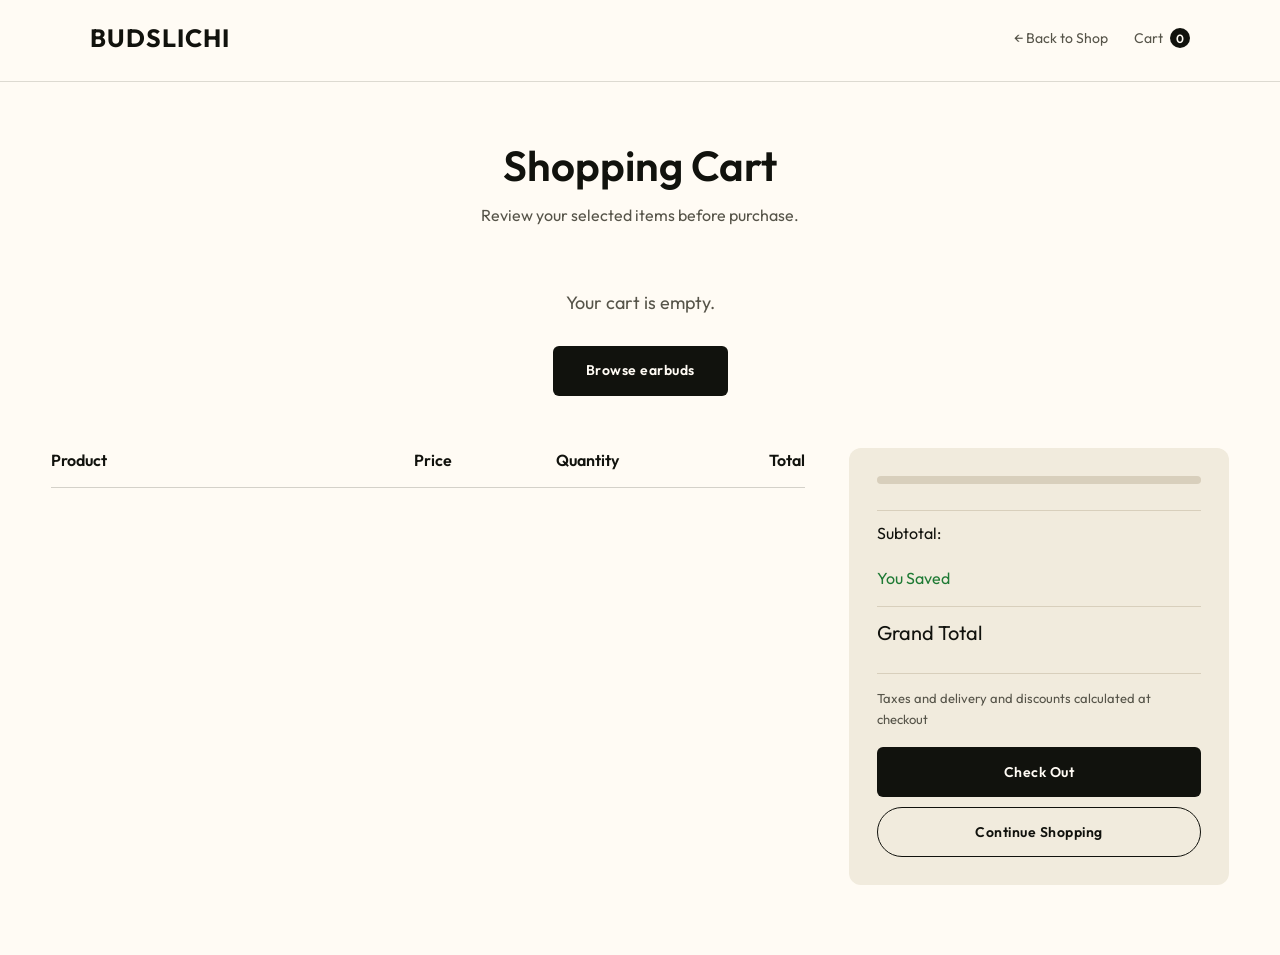
<file: cart.html>
<!DOCTYPE html>
<html lang="en">
<head>
    <meta charset="UTF-8">
    <meta name="viewport" content="width=device-width, initial-scale=1.0">
    <title>Shopping Cart | BUDSLICHI</title>
    <link rel="preconnect" href="https://fonts.googleapis.com">
    <link rel="preconnect" href="https://fonts.gstatic.com" crossorigin>
    <link href="https://fonts.googleapis.com/css2?family=Outfit:wght@400;500;600;700&display=swap" rel="stylesheet">
    <!-- header, colors aur quantity box product-details.css se aate hain -->
    <link rel="stylesheet" href="product-details.css">
    <link rel="stylesheet" href="cart.css">
</head>
<body>

    <header class="site-header">
        <div class="header-container">
            <a href="index.html" class="logo">BUDSLICHI</a>
            <nav class="header-links">
                <a href="index.html" class="back-link">← Back to Shop</a>
                <a href="cart.html" class="cart-link">Cart <span id="cartCount">0</span></a>
            </nav>
        </div>
    </header>

    <main class="cart-page">
        <h1>Shopping Cart</h1>
        <p class="cart-sub">Review your selected items before purchase.</p>

        <div class="cart-empty" id="cartEmpty" hidden>
            <p>Your cart is empty.</p>
            <a class="btn btn-dark" href="index.html">Browse earbuds</a>
        </div>

        <div class="cart-layout" id="cartLayout">

            <section>
                <div class="cart-head"><span>Product</span><span>Price</span><span>Quantity</span><span>Total</span></div>
                <div id="cartItems"></div>
            </section>

            <aside class="summary">
                <div class="ship-bar"><div class="ship-fill" id="shipFill"></div></div>
                <p class="ship-msg" id="shipMsg"></p>

                <div class="sum-row"><span>Subtotal:</span><b id="subtotal"></b></div>
                <div class="sum-row saved" id="savedRow"><span>You Saved</span><b id="saved"></b></div>
                <div class="sum-row grand"><span>Grand Total</span><b id="grand"></b></div>

                <p class="installments" id="installments"></p>
                <p class="note">Taxes and delivery and discounts calculated at checkout</p>

                <button type="button" class="btn btn-dark" id="checkoutBtn">Check Out</button>
                <a class="btn btn-outline" href="index.html">Continue Shopping</a>
            </aside>
        </div>
    </main>

    <script src="cart.js"></script>
</body>
</html>
</file>
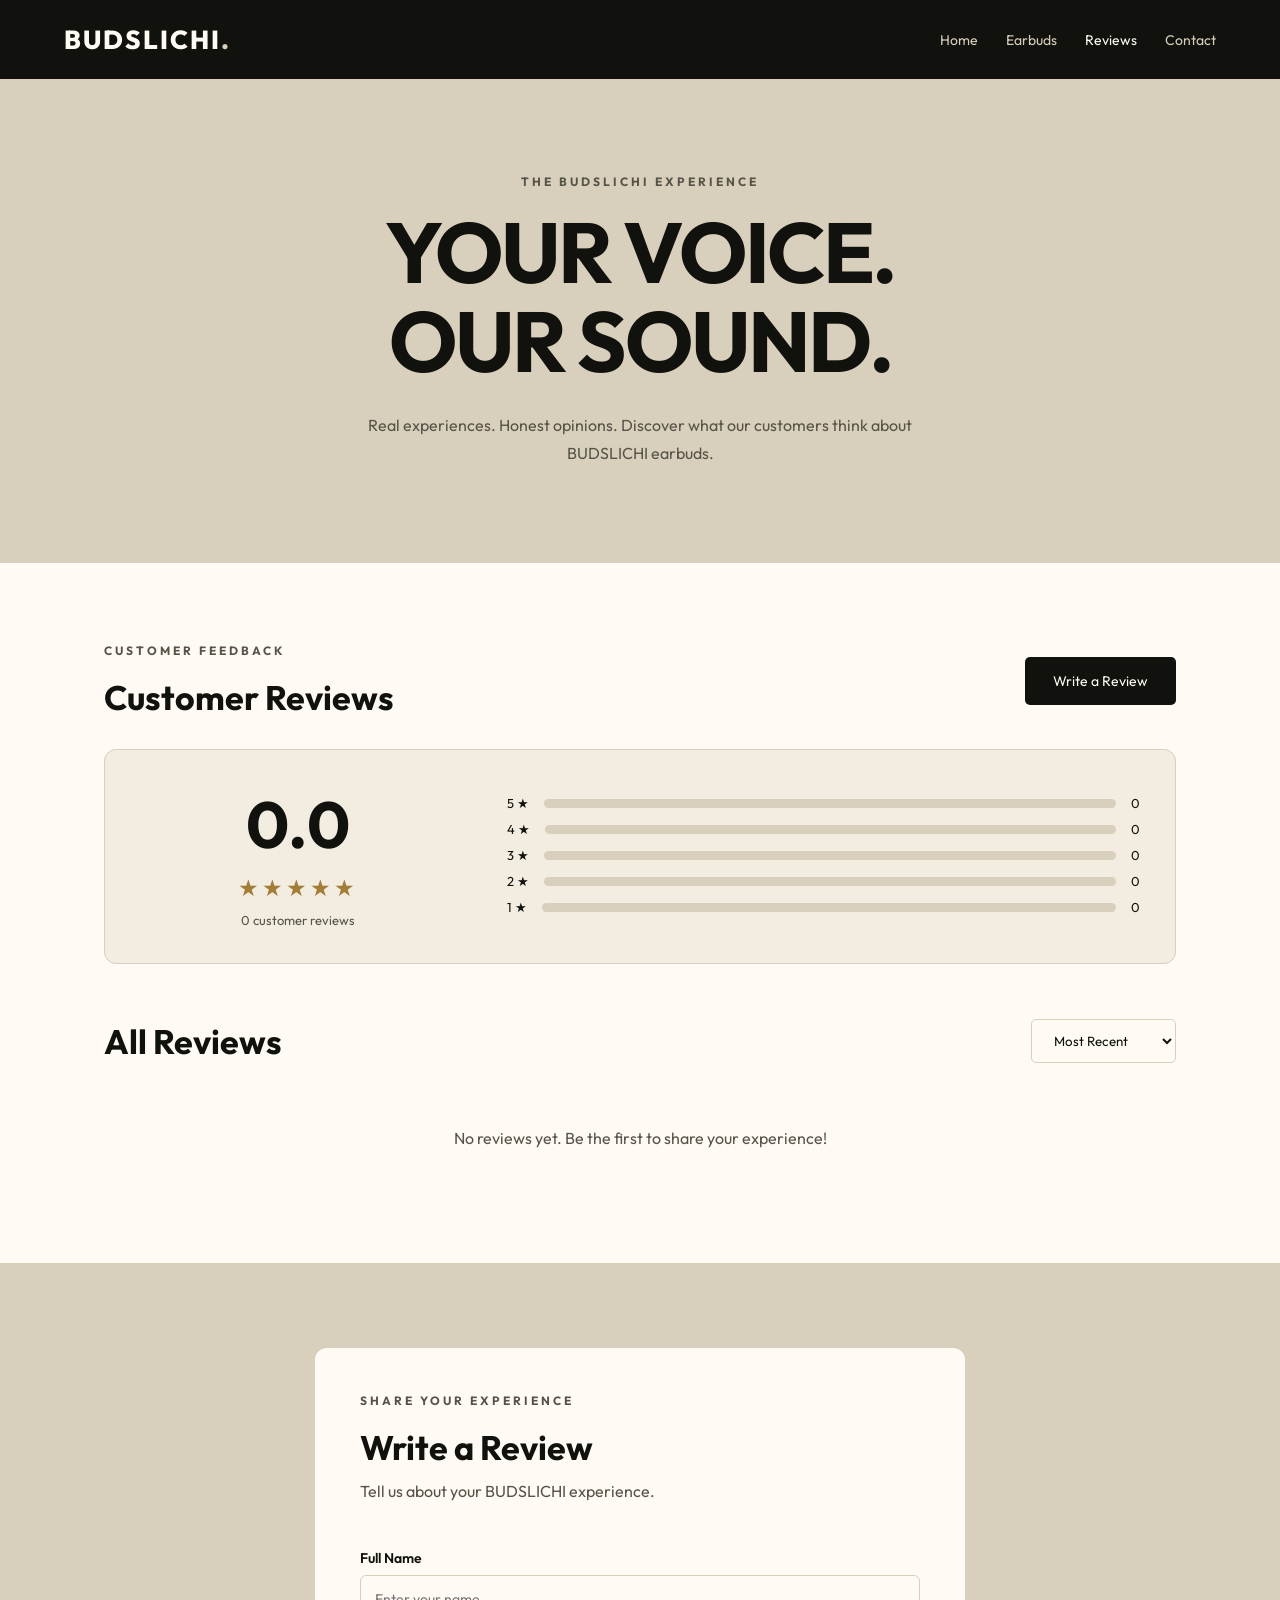
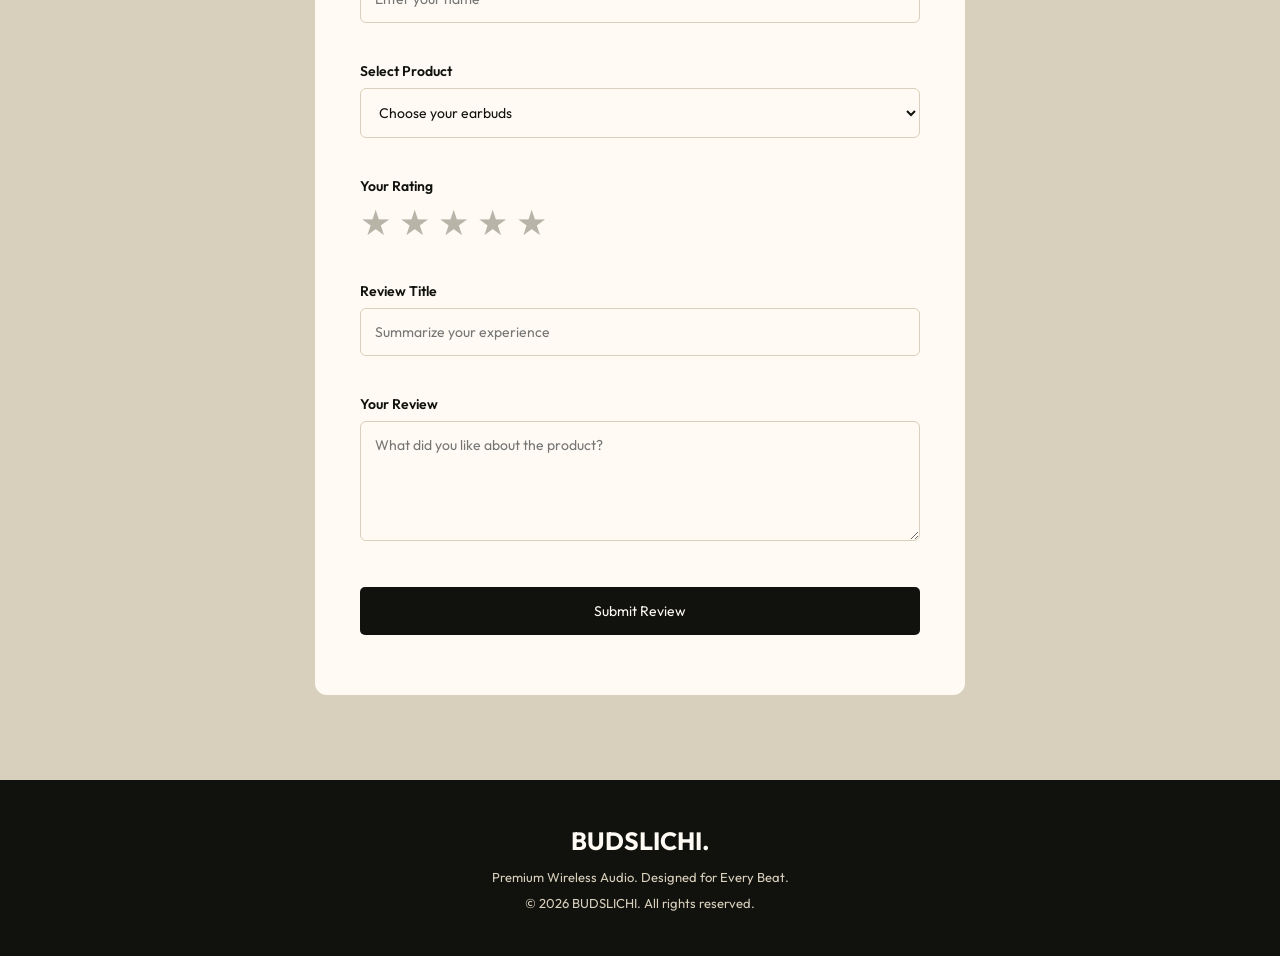
<file: reviews.html>
<!DOCTYPE html>
<html lang="en">
<head>
  <meta charset="UTF-8">
  <meta name="viewport" content="width=device-width, initial-scale=1.0">
  <title>Customer Reviews | BUDSLICHI</title>
  <link rel="stylesheet" href="reviews.css">
</head>
<body>

  <header class="review-navbar">
    <a href="index.html" class="review-logo">BUDSLICHI<span>.</span></a>

    <nav>
      <a href="index.html">Home</a>
      <a href="index.html#products">Earbuds</a>
      <a href="reviews.html" class="active">Reviews</a>
      <a href="index.html#contact">Contact</a>
    </nav>
  </header>

  <main>
    <section class="review-hero">
      <span class="eyebrow">THE BUDSLICHI EXPERIENCE</span>
      <h1>YOUR VOICE.<br>OUR SOUND.</h1>
      <p>Real experiences. Honest opinions. Discover what our customers think about BUDSLICHI earbuds.</p>
    </section>

    <section class="reviews-section">
      <div class="reviews-heading">
        <div>
          <span class="eyebrow">CUSTOMER FEEDBACK</span>
          <h2>Customer Reviews</h2>
        </div>
        <button id="writeReviewBtn" class="primary-btn">Write a Review</button>
      </div>

      <div class="rating-overview">
        <div class="rating-summary">
          <h3 id="averageRating">0.0</h3>
          <div class="stars">★★★★★</div>
          <p id="totalReviews">0 customer reviews</p>
        </div>

        <div class="rating-bars" id="ratingBars"></div>
      </div>

      <div class="review-controls">
        <h2>All Reviews</h2>
        <select id="reviewFilter" aria-label="Filter reviews">
          <option value="newest">Most Recent</option>
          <option value="highest">Highest Rating</option>
          <option value="lowest">Lowest Rating</option>
        </select>
      </div>

      <div class="reviews-grid" id="reviewsGrid"></div>
    </section>

    <section class="write-review-section" id="writeReviewSection">
      <div class="review-form-container">
        <span class="eyebrow">SHARE YOUR EXPERIENCE</span>
        <h2>Write a Review</h2>
        <p>Tell us about your BUDSLICHI experience.</p>

        <form id="reviewForm" novalidate>
          <label for="reviewName">Full Name</label>
          <input type="text" id="reviewName" placeholder="Enter your name" maxlength="60">
          <small class="error" id="nameError"></small>

          <label for="reviewProduct">Select Product</label>
          <select id="reviewProduct">
            <option value="">Choose your earbuds</option>
            <option value="BUDSLICHI Pro">BUDSLICHI Pro</option>
            <option value="BUDSLICHI Air">BUDSLICHI Air</option>
            <option value="BUDSLICHI Max">BUDSLICHI Max</option>
            <option value="BUDSLICHI Lite">BUDSLICHI Lite</option>
            <option value="BUDSLICHI Elite">BUDSLICHI Elite</option>
            <option value="BUDSLICHI Studio">BUDSLICHI Studio</option>
          </select>
          <small class="error" id="productError"></small>

          <label>Your Rating</label>
          <div class="star-selector" id="starSelector" aria-label="Choose rating">
            <button type="button" data-rating="1" aria-label="1 star">★</button>
            <button type="button" data-rating="2" aria-label="2 stars">★</button>
            <button type="button" data-rating="3" aria-label="3 stars">★</button>
            <button type="button" data-rating="4" aria-label="4 stars">★</button>
            <button type="button" data-rating="5" aria-label="5 stars">★</button>
          </div>
          <small class="error" id="ratingError"></small>

          <label for="reviewTitle">Review Title</label>
          <input type="text" id="reviewTitle" placeholder="Summarize your experience" maxlength="80">
          <small class="error" id="titleError"></small>

          <label for="reviewMessage">Your Review</label>
          <textarea id="reviewMessage" rows="5" placeholder="What did you like about the product?" maxlength="1000"></textarea>
          <small class="error" id="messageError"></small>

          <button type="submit" class="primary-btn submit-btn">Submit Review</button>
          <p id="reviewSuccess" role="status"></p>
        </form>
      </div>
    </section>
  </main>

  <footer>
    <h2>BUDSLICHI.</h2>
    <p>Premium Wireless Audio. Designed for Every Beat.</p>
    <p>© 2026 BUDSLICHI. All rights reserved.</p>
  </footer>

  <script src="reviews.js"></script>
</body>
</html>
</file>
<file: product-details.css>
* { margin: 0; padding: 0; box-sizing: border-box; }

:root {
    --smoky-black: #11120D;
    --olive: #565449;
    --bone: #D8CFBC;
    --floral-white: #FFFBF4;
    --sale-red: #B3261E;
}

body {
    font-family: 'Outfit', sans-serif;
    background: var(--floral-white);
    color: var(--smoky-black);
    line-height: 1.6;
}
button { font-family: inherit; cursor: pointer; }
:focus-visible { outline: 2px solid var(--smoky-black); outline-offset: 2px; }

/* HEADER */
.site-header {
    width: 100%; min-height: 82px; padding: 18px 7%;
    border-bottom: 1px solid rgba(86, 84, 73, 0.2);
    background: var(--floral-white);
}
.header-container {
    display: flex; align-items: center; justify-content: space-between;
    max-width: 1400px; margin: auto;
}
.logo { color: var(--smoky-black); text-decoration: none; font-size: 25px; font-weight: 700; letter-spacing: 1px; }
.header-links { display: flex; align-items: center; gap: 26px; }
.back-link, .cart-link { color: var(--olive); text-decoration: none; font-size: 14px; transition: 0.3s ease; }
.back-link:hover, .cart-link:hover { color: var(--smoky-black); }
.cart-link span {
    display: inline-grid; place-items: center; min-width: 20px; height: 20px; padding: 0 5px;
    margin-left: 4px; border-radius: 10px; background: var(--smoky-black); color: var(--floral-white);
    font-size: 12px; font-weight: 600;
}

/* LAYOUT */
.details-page {
    width: 90%; max-width: 1180px; margin: 55px auto 30px;
    display: grid; grid-template-columns: 1.05fr 0.95fr; gap: 60px; align-items: start;
}

/* GALLERY: thumbnails left, big image right */
.gallery { min-width: 0; display: grid; grid-template-columns: 84px minmax(0, 1fr); gap: 14px; align-items: start; }
.thumbnail-row { display: flex; flex-direction: column; gap: 12px; }
.thumbnail {
    width: 84px; height: 84px; padding: 6px;
    background: var(--floral-white); border: 1px solid rgba(86, 84, 73, 0.3);
    transition: 0.3s ease;
}
.thumbnail.active, .thumbnail:hover { border: 2px solid var(--olive); }
.thumbnail img { width: 100%; height: 100%; object-fit: contain; display: block; }

.main-image-wrap {
    aspect-ratio: 1; background: var(--bone); overflow: hidden; cursor: zoom-in;
}
.main-image-wrap img {
    width: 100%; height: 100%; object-fit: contain; display: block;
    transition: transform 0.25s ease;
}
.main-image-wrap.zoom img { transform: scale(1.8); }

/* INFO */
.rating { font-size: 14px; color: var(--olive); }
.rating strong { color: var(--smoky-black); }
.star { color: #D9A100; }
.verified { color: #1E7A34; }

.product-information h1 {
    margin-top: 8px; font-size: clamp(28px, 3.6vw, 40px);
    line-height: 1.2; font-weight: 500;
}
.product-price { display: flex; align-items: baseline; gap: 14px; margin-top: 18px; }
#productPrice { font-size: 24px; font-weight: 600; }
#oldPrice { color: var(--olive); text-decoration: line-through; font-size: 16px; }
.installments { margin-top: 4px; font-size: 14px; color: var(--olive); }


.option-label { margin-top: 22px; font-size: 14px; color: var(--olive); }
.option-label strong { color: var(--smoky-black); font-weight: 600; }
.swatches { display: flex; gap: 12px; margin-top: 10px; }
.swatch {
    width: 34px; height: 34px; border-radius: 50%; background: var(--c);
    border: 1px solid rgba(17, 18, 13, 0.25);
    box-shadow: 0 0 0 3px var(--floral-white), 0 0 0 4px transparent;
}
.swatch.active { box-shadow: 0 0 0 3px var(--floral-white), 0 0 0 4.5px var(--smoky-black); }

.stock-left {
    display: inline-block; margin-top: 18px; padding: 5px 12px; font-size: 14px;
    color: var(--sale-red); background: #FBEAE8; border-left: 3px solid var(--sale-red);
}
.stock-left:empty { display: none; }
.sku { margin-top: 12px; font-size: 14px; color: var(--olive); }

/* BUY ROW */
.buy-row { display: flex; flex-wrap: wrap; gap: 12px; margin-top: 22px; }
.qty-box { display: inline-flex; height: 50px; border: 1px solid var(--bone); background: #F1EBDD; }
.qty-box button { width: 42px; border: 0; background: transparent; font-size: 20px; color: var(--smoky-black); }
.qty-box button:hover { background: var(--bone); }
.qty-box input {
    width: 50px; text-align: center; border: 0; border-inline: 1px solid var(--bone);
    background: var(--floral-white); font: inherit; font-weight: 600; -moz-appearance: textfield;
}
.qty-box input::-webkit-inner-spin-button { -webkit-appearance: none; }

.buy-row > button {
    flex: 1; min-width: 140px; min-height: 50px; padding: 12px 20px;
    font-size: 13px; font-weight: 600; letter-spacing: 1px; transition: 0.3s ease;
}
#addToCart { background: var(--bone); color: var(--smoky-black); border: 1px solid var(--bone); }
#addToCart:hover { background: var(--olive); color: var(--floral-white); border-color: var(--olive); }
#buyNow { background: var(--smoky-black); color: var(--floral-white); border: 1px solid var(--smoky-black); }
#buyNow:hover { background: var(--bone); color: var(--smoky-black); border-color: var(--bone); }

/* DESCRIPTION */
.product-description { margin-top: 32px; }
.product-description h3 { font-size: 19px; margin-bottom: 8px; font-weight: 600; }
.product-description p { color: var(--olive); font-size: 15px; line-height: 1.8; max-width: 60ch; }

/* TRUST ROW */
.trust-row {
    width: 90%; max-width: 1180px; margin: 20px auto 60px; padding-top: 34px;
    border-top: 1px solid rgba(86, 84, 73, 0.2);
    display: grid; grid-template-columns: repeat(4, 1fr); gap: 24px; text-align: center;
}
.trust-row svg {
    width: 44px; height: 44px; margin: 0 auto 8px; fill: none;
    stroke: var(--smoky-black); stroke-width: 1.4; stroke-linecap: round; stroke-linejoin: round;
}
.trust-row p { font-size: 15px; color: var(--olive); }
.trust-row b { color: var(--smoky-black); font-weight: 600; }

/* TOAST */
.toast {
    position: fixed; left: 50%; bottom: 28px; transform: translate(-50%, 20px);
    background: var(--smoky-black); color: var(--floral-white); padding: 12px 22px;
    opacity: 0; pointer-events: none; transition: 0.2s ease; z-index: 10;
}
.toast.show { opacity: 1; transform: translate(-50%, 0); }

/* RESPONSIVE */
@media (max-width: 860px) {
    .details-page { grid-template-columns: 1fr; gap: 32px; margin-top: 32px; }
    .trust-row { grid-template-columns: repeat(2, 1fr); }
}
@media (max-width: 560px) {
    .site-header { padding: 16px 5%; }
    .logo { font-size: 21px; }
    .header-links { gap: 14px; }
    .back-link, .cart-link { font-size: 12px; }
    .gallery { grid-template-columns: 1fr; }
    .thumbnail-row { flex-direction: row; order: 2; }
    .thumbnail { width: 70px; height: 70px; }
    .qty-box { width: 100%; }
    .qty-box button { width: 25%; }
    .qty-box input { flex: 1; width: auto; }
}
@media (prefers-reduced-motion: reduce) { * { transition: none !important; } }
</file>
<file: cart.css>
.cart-page { width: 92%; max-width: 1240px; margin: 50px auto 70px; }
.cart-page h1 { text-align: center; font-size: clamp(30px, 4vw, 42px); font-weight: 600; }
.cart-sub { text-align: center; color: var(--olive); margin-top: 4px; }

.cart-layout { display: grid; grid-template-columns: minmax(0, 1fr) 380px; gap: 44px; margin-top: 52px; align-items: start; }

/* TABLE */
.cart-head, .cart-row { display: grid; grid-template-columns: minmax(0, 2.4fr) 1fr 1.2fr 1fr; gap: 16px; align-items: center; }
.cart-head { padding-bottom: 14px; border-bottom: 1px solid rgba(86, 84, 73, 0.25); font-weight: 600; }
.cart-head span:nth-child(n+2) { text-align: center; }
.cart-head span:last-child { text-align: right; }
.cart-row { padding: 22px 0; border-bottom: 1px solid rgba(86, 84, 73, 0.25); }
.cart-prod { display: flex; align-items: center; gap: 16px; }
.cart-prod img { width: 84px; height: 84px; object-fit: contain; background: var(--bone); flex: none; }
.cart-prod h2 { font-size: 17px; font-weight: 600; line-height: 1.3; }
.cart-prod p { font-size: 14px; color: var(--olive); }
.remove-btn { background: none; border: 0; padding: 0; margin-top: 4px; font-size: 13px; color: var(--olive); text-decoration: underline; }
.remove-btn:hover { color: var(--sale-red); }
.cell { text-align: center; font-weight: 500; }
.cell.total { text-align: right; font-weight: 600; }
.cart-row .qty-box { height: 44px; }
.qty-num { width: 50px; display: grid; place-items: center; border-inline: 1px solid var(--bone); background: var(--floral-white); font-weight: 600; }

/* SUMMARY */
.summary { background: #F1EBDD; border-radius: 12px; padding: 28px; }
.ship-bar { height: 8px; border-radius: 4px; background: var(--bone); overflow: hidden; }
.ship-fill { height: 100%; width: 0; background: var(--smoky-black); transition: width 0.3s ease; }
.ship-msg { margin-top: 10px; padding-bottom: 16px; font-size: 14px; border-bottom: 1px solid var(--bone); }
.sum-row { display: flex; justify-content: space-between; padding: 10px 0; }
.sum-row b { font-weight: 600; }
.sum-row.saved { color: #1E7A34; }
.sum-row.grand { margin-top: 4px; border-top: 1px solid var(--bone); font-size: 20px; }
.installments { margin-top: 6px; text-align: center; font-size: 14px; color: var(--olive); }
.note { margin: 14px 0 18px; padding-top: 14px; border-top: 1px solid var(--bone); font-size: 13px; color: var(--olive); }

.btn {
    display: flex; align-items: center; justify-content: center; width: 100%; min-height: 50px;
    margin-top: 10px; padding: 12px 20px; font-family: inherit; font-size: 14px; font-weight: 600;
    letter-spacing: 0.5px; text-decoration: none; border: 1.5px solid transparent; border-radius: 6px;
    cursor: pointer; transition: 0.3s ease;
}
.btn-dark { background: var(--smoky-black); color: var(--floral-white); }
.btn-dark:hover { background: var(--olive); }
.btn-sand { background: var(--bone); color: var(--smoky-black); }
.btn-sand:hover { background: var(--olive); color: var(--floral-white); }
.btn-outline { background: transparent; color: var(--smoky-black); border-color: var(--smoky-black); border-radius: 26px; }
.btn-outline:hover { background: var(--smoky-black); color: var(--floral-white); }

.cart-empty { text-align: center; margin-top: 60px; }
.cart-empty p { margin-bottom: 18px; font-size: 18px; color: var(--olive); }
.cart-empty .btn { display: inline-flex; width: auto; padding: 0 32px; }

@media (max-width: 900px) { .cart-layout { grid-template-columns: 1fr; } }
@media (max-width: 600px) {
    .cart-head { display: none; }
    .cart-row { grid-template-columns: 1fr 1fr; }
    .cart-prod { grid-column: 1 / -1; }
    .cell { text-align: left; }
    .cell::before { content: attr(data-l); display: block; font-size: 12px; color: var(--olive); }
    .cell.total { text-align: right; }
    .cart-row .qty-box { width: auto; }
    .cart-row .qty-box button { width: 38px; }
}
</file>
<file: reviews.css>
@import url('https://fonts.googleapis.com/css2?family=Outfit:wght@400;500;600;700;800&display=swap');

* {
  margin: 0;
  padding: 0;
  box-sizing: border-box;
}

html {
  scroll-behavior: smooth;
}

body {
  font-family: 'Outfit', sans-serif;
  background: #FFFBF4;
  color: #11120D;
}

.review-navbar {
  background: #11120D;
  color: #FFFBF4;
  padding: 23px 5%;
  display: flex;
  align-items: center;
  justify-content: space-between;
  gap: 20px;
}

.review-logo {
  color: #FFFBF4;
  text-decoration: none;
  font-size: 26px;
  font-weight: 800;
  letter-spacing: 2px;
}

.review-logo span {
  color: #D8CFBC;
}

.review-navbar nav {
  display: flex;
  flex-wrap: wrap;
  gap: 28px;
}

.review-navbar nav a {
  color: #D8CFBC;
  text-decoration: none;
  font-size: 14px;
  transition: 0.3s;
}

.review-navbar nav a:hover,
.review-navbar nav a.active {
  color: #FFFBF4;
}

.review-hero {
  background: #D8CFBC;
  padding: 95px 8%;
  text-align: center;
}

.eyebrow {
  display: block;
  color: #565449;
  font-size: 12px;
  font-weight: 700;
  letter-spacing: 3px;
  margin-bottom: 18px;
}

.review-hero h1 {
  font-size: clamp(45px, 7vw, 85px);
  line-height: 1.05;
  letter-spacing: -3px;
  margin-bottom: 25px;
}

.review-hero p {
  color: #565449;
  max-width: 550px;
  margin: auto;
  line-height: 1.8;
}

.reviews-section {
  max-width: 1200px;
  margin: auto;
  padding: 80px 5%;
}

.reviews-heading,
.review-controls {
  display: flex;
  align-items: center;
  justify-content: space-between;
  gap: 20px;
  flex-wrap: wrap;
  margin-bottom: 30px;
}

.reviews-heading h2,
.review-controls h2,
.review-form-container h2 {
  font-size: 34px;
}

.primary-btn {
  border: none;
  background: #11120D;
  color: #FFFBF4;
  padding: 15px 28px;
  border-radius: 5px;
  font-family: inherit;
  font-size: 14px;
  cursor: pointer;
  transition: 0.3s;
}

.primary-btn:hover {
  background: #565449;
}

.rating-overview {
  background: #F3EDE1;
  padding: 35px;
  border: 1px solid #D8CFBC;
  border-radius: 12px;
  display: grid;
  grid-template-columns: 1fr 2fr;
  gap: 50px;
  margin-bottom: 55px;
}

.rating-summary {
  text-align: center;
}

.rating-summary h3 {
  font-size: 65px;
  line-height: 1.2;
}

.stars {
  color: #A37C35;
  font-size: 23px;
  letter-spacing: 3px;
  margin: 10px 0;
}

.rating-summary p {
  color: #565449;
  font-size: 13px;
}

.rating-bar-row {
  display: flex;
  align-items: center;
  gap: 15px;
  margin: 10px 0;
  font-size: 13px;
}

.rating-bar-track {
  flex: 1;
  height: 9px;
  background: #D8CFBC;
  border-radius: 10px;
  overflow: hidden;
}

.rating-bar-fill {
  height: 100%;
  background: #A37C35;
  border-radius: 10px;
}

.review-controls select {
  padding: 12px 18px;
  background: #FFFBF4;
  border: 1px solid #D8CFBC;
  border-radius: 5px;
  font-family: inherit;
  color: #11120D;
}

.reviews-grid {
  display: grid;
  grid-template-columns: repeat(3, 1fr);
  gap: 22px;
}

.review-card {
  background: #FFFBF4;
  border: 1px solid #D8CFBC;
  border-radius: 10px;
  padding: 25px;
  transition: 0.3s;
}

.review-card:hover {
  transform: translateY(-4px);
  box-shadow: 0 12px 30px #11120D12;
}

.review-card-top {
  display: flex;
  align-items: center;
  justify-content: space-between;
  gap: 10px;
  margin-bottom: 18px;
}

.review-avatar {
  width: 43px;
  height: 43px;
  border-radius: 50%;
  background: #D8CFBC;
  display: flex;
  justify-content: center;
  align-items: center;
  font-weight: 700;
  font-size: 18px;
}

.review-user {
  display: flex;
  align-items: center;
  gap: 10px;
}

.review-user h4 {
  font-size: 14px;
}

.review-date {
  font-size: 11px;
  color: #565449;
}

.review-card .stars {
  font-size: 17px;
  margin: 10px 0;
}

.review-card h3 {
  font-size: 18px;
  margin-bottom: 10px;
}

.review-card p {
  color: #565449;
  font-size: 14px;
  line-height: 1.8;
  overflow-wrap: anywhere;
}

.review-product {
  display: inline-block;
  margin-top: 20px;
  padding: 7px 11px;
  background: #D8CFBC;
  border-radius: 4px;
  font-size: 11px;
  font-weight: 600;
}

.empty-reviews {
  grid-column: 1 / -1;
  text-align: center;
  color: #565449;
  padding: 35px;
}

.write-review-section {
  background: #D8CFBC;
  padding: 85px 5%;
}

.review-form-container {
  max-width: 650px;
  margin: auto;
  padding: 45px;
  background: #FFFBF4;
  border-radius: 12px;
}

.review-form-container > p {
  color: #565449;
  margin: 12px 0 30px;
}

#reviewForm {
  display: flex;
  flex-direction: column;
}

#reviewForm label {
  margin: 18px 0 8px;
  font-size: 14px;
  font-weight: 600;
}

#reviewForm input,
#reviewForm select,
#reviewForm textarea {
  width: 100%;
  padding: 14px;
  border: 1px solid #D8CFBC;
  border-radius: 6px;
  background: #FFFBF4;
  color: #11120D;
  font-family: inherit;
  font-size: 14px;
  outline: none;
}

#reviewForm input:focus,
#reviewForm select:focus,
#reviewForm textarea:focus {
  border-color: #565449;
}

#reviewForm textarea {
  resize: vertical;
}

.star-selector {
  display: flex;
  gap: 8px;
}

.star-selector button {
  border: none;
  background: transparent;
  color: #B8B4A8;
  font-size: 35px;
  cursor: pointer;
  transition: 0.2s;
}

.star-selector button.selected {
  color: #A37C35;
}

.error {
  color: #B42318;
  font-size: 12px;
  min-height: 16px;
  margin-top: 5px;
}

.submit-btn {
  margin-top: 25px;
}

#reviewSuccess {
  margin-top: 15px;
  color: #37623A;
  font-size: 14px;
}

footer {
  background: #11120D;
  color: #FFFBF4;
  text-align: center;
  padding: 45px 20px;
}

footer h2 {
  font-size: 25px;
  margin-bottom: 12px;
}

footer p {
  color: #D8CFBC;
  font-size: 13px;
  margin-top: 10px;
}

@media (max-width: 900px) {
  .reviews-grid {
    grid-template-columns: repeat(2, 1fr);
  }
}

@media (max-width: 650px) {
  .review-navbar {
    flex-direction: column;
    padding: 20px;
  }

  .review-navbar nav {
    justify-content: center;
    gap: 16px;
  }

  .review-hero {
    padding: 65px 6%;
  }

  .review-hero h1 {
    letter-spacing: -1px;
  }

  .rating-overview {
    grid-template-columns: 1fr;
    gap: 20px;
    padding: 22px;
  }

  .reviews-grid {
    grid-template-columns: 1fr;
  }

  .review-form-container {
    padding: 25px 20px;
  }

  .reviews-heading h2,
  .review-controls h2,
  .review-form-container h2 {
    font-size: 27px;
  }
}
</file>
